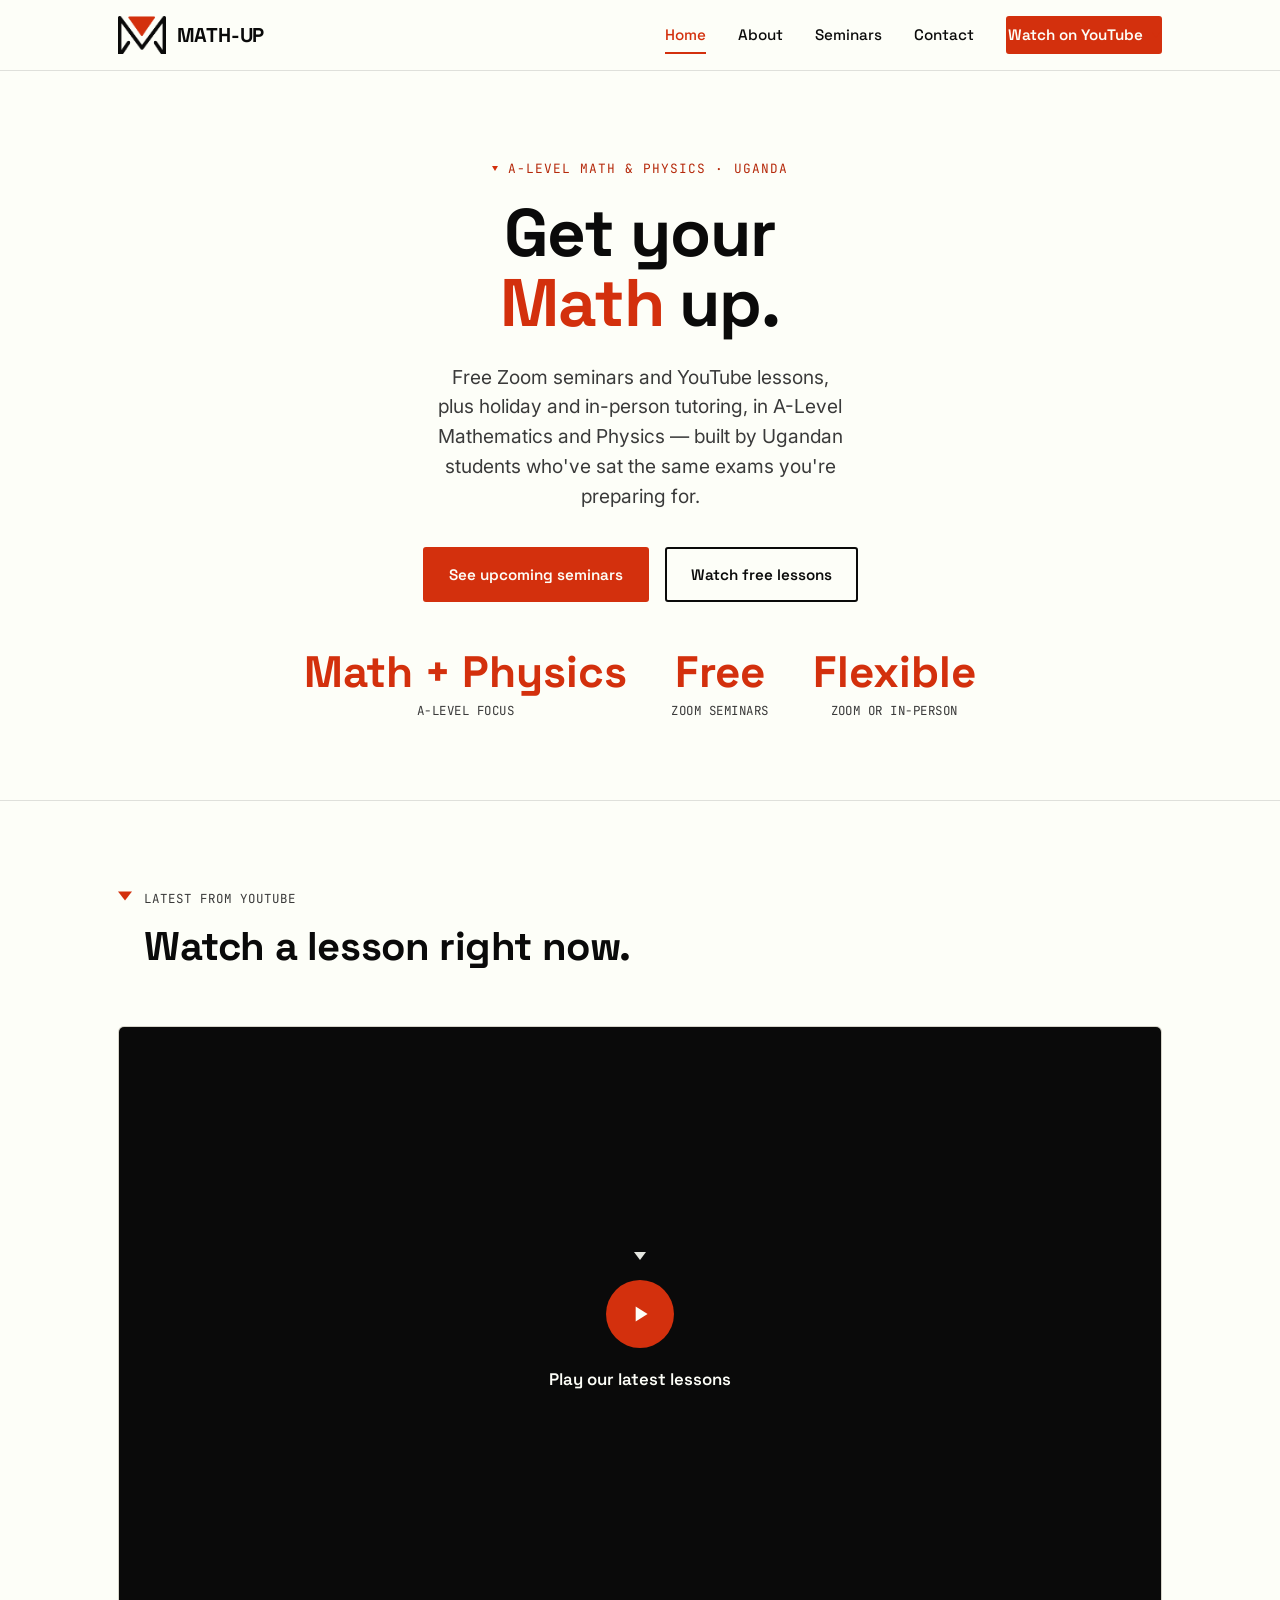
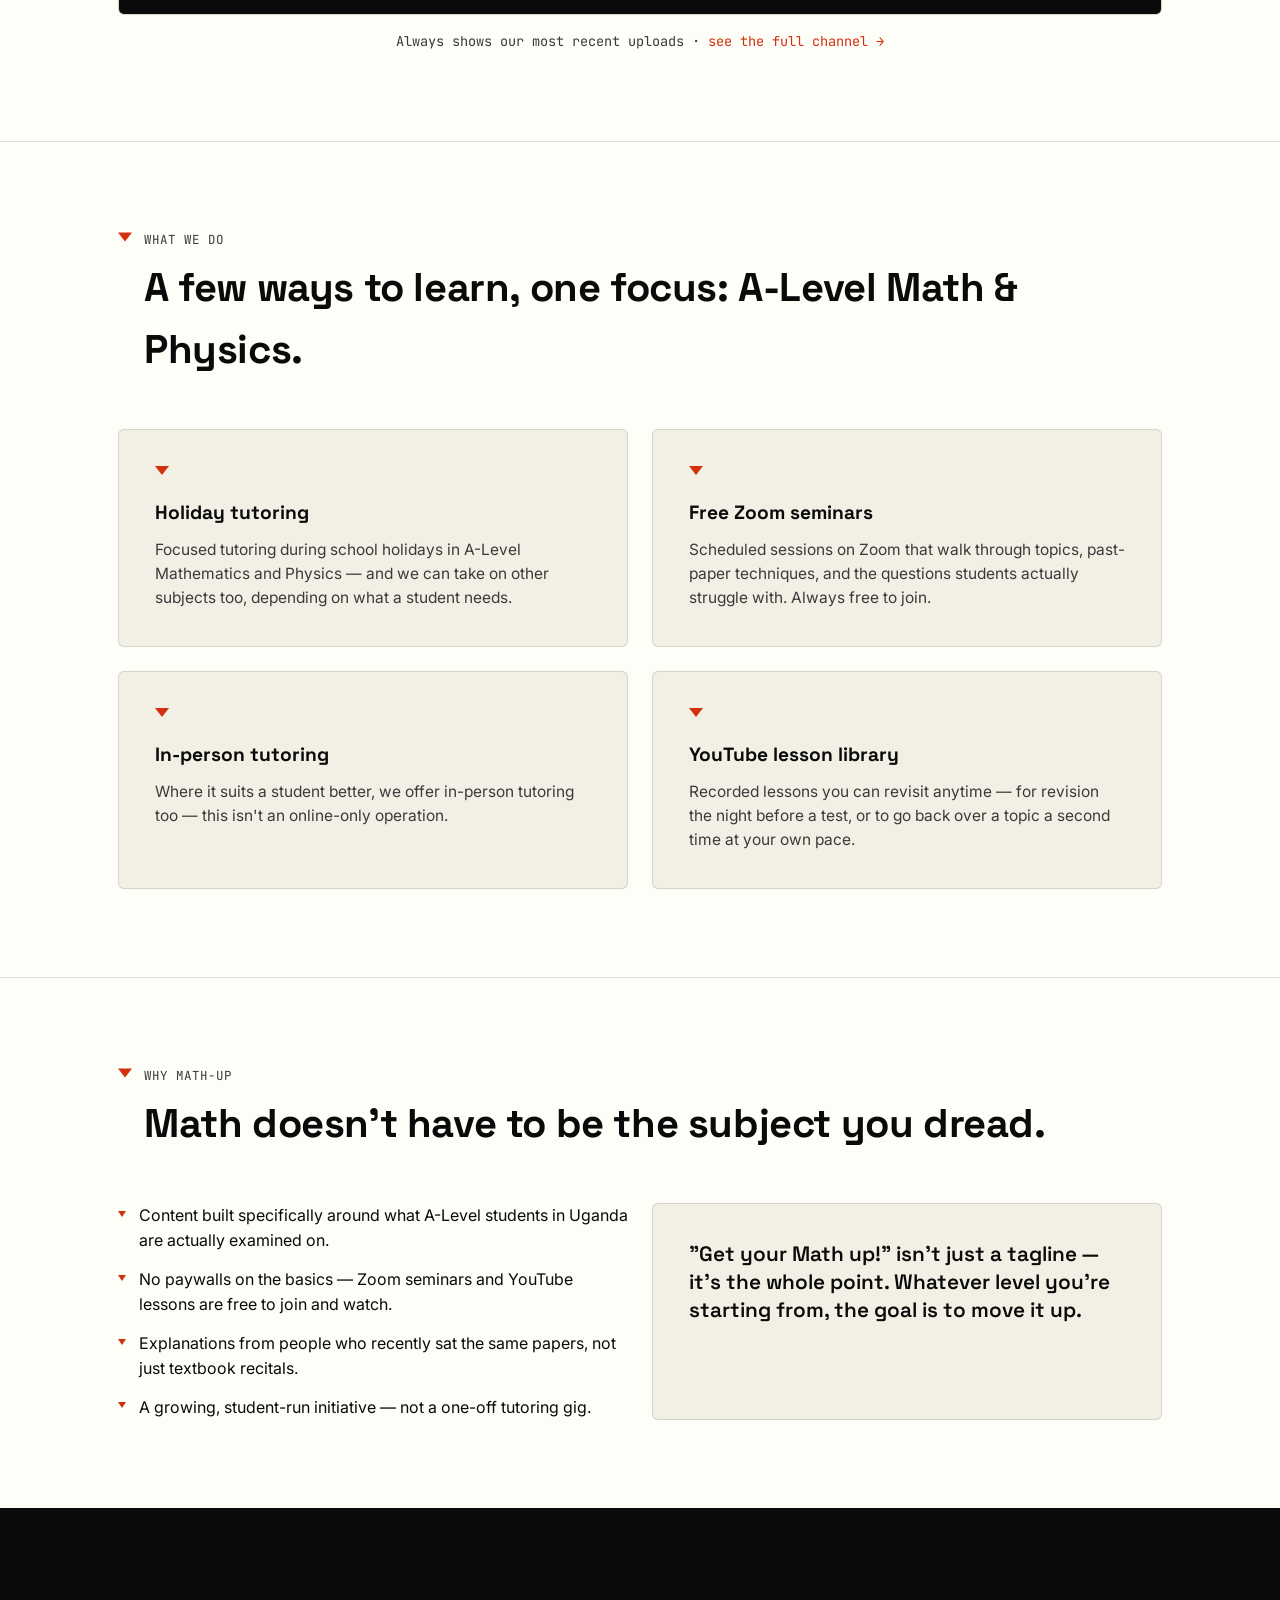
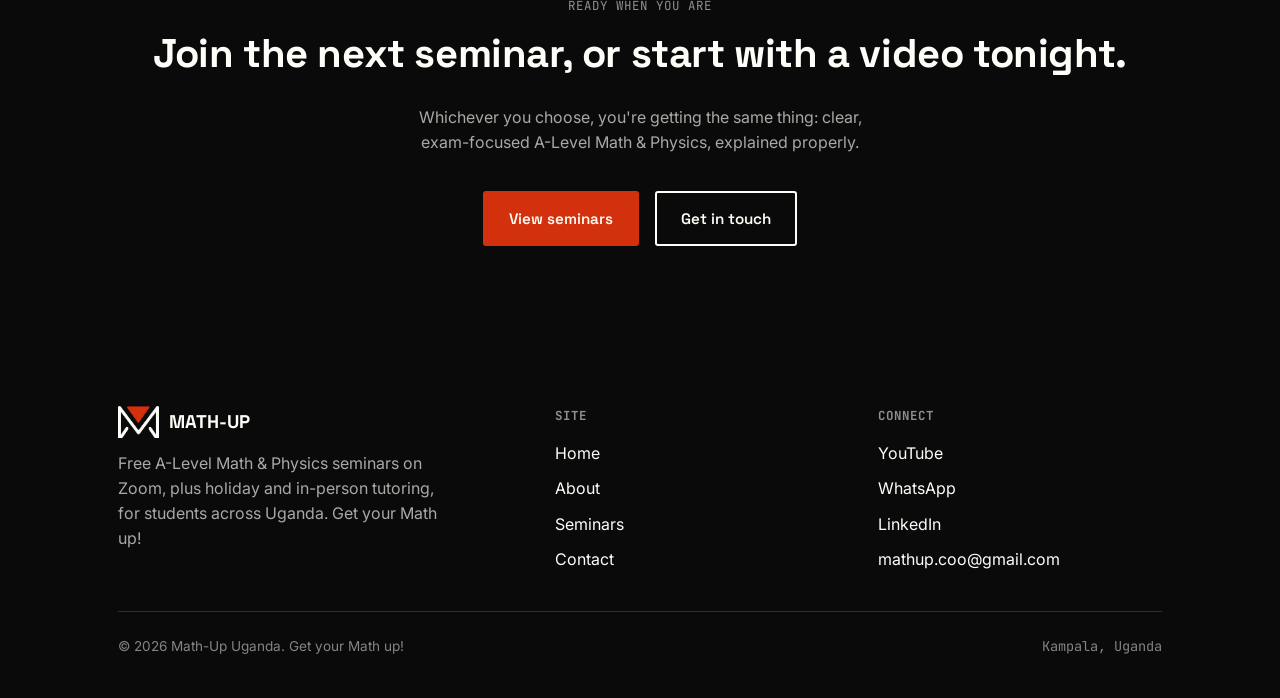
<file: index.html>
<!DOCTYPE html>
<html lang="en">
<head>
<meta charset="UTF-8">
<meta name="viewport" content="width=device-width, initial-scale=1.0">
<meta name="referrer" content="strict-origin-when-cross-origin">
<title>Math-Up Uganda — Get your Math up!</title>
<meta name="description" content="Math-Up Uganda offers free Zoom seminars and holiday tutoring in A-Level Mathematics and Physics, plus YouTube lessons, for students across Uganda.">
<link rel="icon" type="image/jpeg" href="assets/logo.jpeg">
<link rel="preconnect" href="https://fonts.googleapis.com">
<link rel="preconnect" href="https://fonts.gstatic.com" crossorigin>
<link href="https://fonts.googleapis.com/css2?family=Space+Grotesk:wght@500;600;700&family=Inter:wght@400;500;600&family=JetBrains+Mono:wght@400;500&display=swap" rel="stylesheet">
<link rel="stylesheet" href="styles.css">
</head>
<body>

<header class="site-header">
  <div class="wrap site-header__inner">
    <a href="index.html" class="brand">
      <img src="assets/mark-light.png" alt="Math-Up Uganda logo">
      <span>MATH-UP</span>
    </a>
    <button class="nav-toggle" aria-label="Open menu" aria-expanded="false">
      <span></span><span></span><span></span>
    </button>
    <nav class="nav">
      <a href="index.html" aria-current="page">Home</a>
      <a href="about.html">About</a>
      <a href="seminars.html">Seminars</a>
      <a href="contact.html">Contact</a>
      <a href="https://youtube.com/@math-up-ug?si=ETGRl-WPd6zsMFsB" target="_blank" rel="noopener" class="btn btn--primary">
        Watch on YouTube <span class="tri tri--small"></span>
      </a>
    </nav>
  </div>
  <div class="nav-backdrop"></div>
</header>

<main>

  <section class="hero">
    <div class="wrap hero-inner">
      <div class="eyebrow"><span class="tri tri--small"></span> A-LEVEL MATH &amp; PHYSICS &middot; UGANDA</div>
      <h1 class="h1">Get your<br><em>Math</em> up.</h1>
      <p class="lede">Free Zoom seminars and YouTube lessons, plus holiday and in-person tutoring, in A-Level Mathematics and Physics — built by Ugandan students who've sat the same exams you're preparing for.</p>
      <div class="hero-actions">
        <a href="seminars.html" class="btn btn--primary">See upcoming seminars</a>
        <a href="https://youtube.com/@math-up-ug?si=ETGRl-WPd6zsMFsB" target="_blank" rel="noopener" class="btn btn--ghost">Watch free lessons</a>
      </div>
      <div class="stat-row mt-lg">
        <div>
          <div class="stat-num">Math + Physics</div>
          <div class="stat-label">A-LEVEL FOCUS</div>
        </div>
        <div>
          <div class="stat-num">Free</div>
          <div class="stat-label">ZOOM SEMINARS</div>
        </div>
        <div>
          <div class="stat-num">Flexible</div>
          <div class="stat-label">ZOOM OR IN-PERSON</div>
        </div>
      </div>
    </div>
  </section>

  <section class="section-divider">
    <div class="wrap">
      <div class="section-head">
        <span class="tri"></span>
        <div>
          <span class="section-kicker">Latest from YouTube</span>
          <h2 class="h2">Watch a lesson right now.</h2>
        </div>
      </div>
      <div class="video-embed" id="video-embed">
        <button type="button" class="video-thumb" id="video-thumb" aria-label="Play latest Math-Up Uganda videos">
          <span class="video-thumb__mark">
            <span class="tri" style="border-top-color: var(--cream);"></span>
          </span>
          <span class="video-thumb__play">
            <svg viewBox="0 0 24 24" width="26" height="26" fill="currentColor"><path d="M8 5v14l11-7z"/></svg>
          </span>
          <span class="video-thumb__label">Play our latest lessons</span>
        </button>
      </div>
      <p class="center text-soft mono" style="font-size: 0.85rem; margin-top: 1rem;">
        Always shows our most recent uploads &middot; <a href="https://youtube.com/@math-up-ug?si=ETGRl-WPd6zsMFsB" target="_blank" rel="noopener" class="text-red">see the full channel &rarr;</a>
      </p>
    </div>
  </section>

  <script>
    // Click-to-load embed: we don't request youtube-nocookie.com until the
    // visitor actually clicks play. This avoids Error 153 on page load
    // (caused by missing/blocked referrers in many environments) and is
    // also lighter and more privacy-respecting, since no request to
    // YouTube happens until the visitor opts in.
    (function () {
      var thumb = document.getElementById('video-thumb');
      var container = document.getElementById('video-embed');

      thumb.addEventListener('click', function () {
        var iframe = document.createElement('iframe');
        iframe.src = 'https://www.youtube-nocookie.com/embed/videoseries?list=UUU_6KzQI5-oYAP6bk_rOh7Q&autoplay=1';
        iframe.title = 'Math-Up Uganda — latest videos';
        iframe.frameBorder = '0';
        iframe.referrerPolicy = 'strict-origin-when-cross-origin';
        iframe.allow = 'accelerometer; autoplay; clipboard-write; encrypted-media; gyroscope; picture-in-picture';
        iframe.allowFullscreen = true;
        container.innerHTML = '';
        container.appendChild(iframe);
      });
    })();
  </script>

  <section class="section-divider">
    <div class="wrap">
      <div class="section-head">
        <span class="tri"></span>
        <div>
          <span class="section-kicker">What we do</span>
          <h2 class="h2">A few ways to learn, one focus: A-Level Math &amp; Physics.</h2>
        </div>
      </div>
      <div class="grid grid--2">
        <div class="card">
          <span class="tri"></span>
          <h3>Holiday tutoring</h3>
          <p>Focused tutoring during school holidays in A-Level Mathematics and Physics — and we can take on other subjects too, depending on what a student needs.</p>
        </div>
        <div class="card">
          <span class="tri"></span>
          <h3>Free Zoom seminars</h3>
          <p>Scheduled sessions on Zoom that walk through topics, past-paper techniques, and the questions students actually struggle with. Always free to join.</p>
        </div>
        <div class="card">
          <span class="tri"></span>
          <h3>In-person tutoring</h3>
          <p>Where it suits a student better, we offer in-person tutoring too — this isn't an online-only operation.</p>
        </div>
        <div class="card">
          <span class="tri"></span>
          <h3>YouTube lesson library</h3>
          <p>Recorded lessons you can revisit anytime — for revision the night before a test, or to go back over a topic a second time at your own pace.</p>
        </div>
      </div>
    </div>
  </section>

  <section class="section-divider">
    <div class="wrap">
      <div class="section-head">
        <span class="tri"></span>
        <div>
          <span class="section-kicker">Why Math-Up</span>
          <h2 class="h2">Math doesn't have to be the subject you dread.</h2>
        </div>
      </div>
      <div class="grid grid--2">
        <div>
          <ul class="tri-list">
            <li><span class="tri tri--small"></span><span>Content built specifically around what A-Level students in Uganda are actually examined on.</span></li>
            <li><span class="tri tri--small"></span><span>No paywalls on the basics — Zoom seminars and YouTube lessons are free to join and watch.</span></li>
            <li><span class="tri tri--small"></span><span>Explanations from people who recently sat the same papers, not just textbook recitals.</span></li>
            <li><span class="tri tri--small"></span><span>A growing, student-run initiative — not a one-off tutoring gig.</span></li>
          </ul>
        </div>
        <div class="card">
          <p style="font-family: var(--display); font-size: 1.3rem; font-weight: 600; line-height: 1.35; color: var(--ink);">
            "Get your Math up!" isn't just a tagline — it's the whole point. Whatever level you're starting from, the goal is to move it up.
          </p>
        </div>
      </div>
    </div>
  </section>

  <section class="band-dark">
    <div class="wrap center">
      <span class="section-kicker" style="color: rgba(253,254,248,0.55);">Ready when you are</span>
      <h2 class="h2" style="margin-bottom: 1.25rem;">Join the next seminar, or start with a video tonight.</h2>
      <p class="ink-soft-on-dark" style="max-width: 46ch; margin: 0 auto 2rem;">Whichever you choose, you're getting the same thing: clear, exam-focused A-Level Math &amp; Physics, explained properly.</p>
      <div class="hero-actions" style="justify-content: center;">
        <a href="seminars.html" class="btn btn--primary">View seminars</a>
        <a href="contact.html" class="btn btn--on-dark">Get in touch</a>
      </div>
    </div>
  </section>

</main>

<footer class="footer band-dark">
  <div class="wrap">
    <div class="footer-grid">
      <div>
        <div class="footer-brand">
          <img src="assets/mark-dark.png" alt="Math-Up Uganda logo">
          <span>MATH-UP</span>
        </div>
        <p class="ink-soft-on-dark" style="max-width: 32ch;">Free A-Level Math &amp; Physics seminars on Zoom, plus holiday and in-person tutoring, for students across Uganda. Get your Math up!</p>
      </div>
      <div>
        <h4>Site</h4>
        <ul class="footer-links">
          <li><a href="index.html">Home</a></li>
          <li><a href="about.html">About</a></li>
          <li><a href="seminars.html">Seminars</a></li>
          <li><a href="contact.html">Contact</a></li>
        </ul>
      </div>
      <div>
        <h4>Connect</h4>
        <ul class="footer-links">
          <li><a href="https://youtube.com/@math-up-ug?si=ETGRl-WPd6zsMFsB" target="_blank" rel="noopener">YouTube</a></li>
          <li><a href="https://wa.me/256707101061" target="_blank" rel="noopener">WhatsApp</a></li>
          <li><a href="https://www.linkedin.com/company/math-upug/" target="_blank" rel="noopener">LinkedIn</a></li>
          <li><a href="mailto:mathup.coo@gmail.com">mathup.coo@gmail.com</a></li>
        </ul>
      </div>
    </div>
    <div class="footer-bottom">
      <span>&copy; 2026 Math-Up Uganda. Get your Math up!</span>
      <span class="mono">Kampala, Uganda</span>
    </div>
  </div>
</footer>

<script src="script.js"></script>
</body>
</html>
</file>
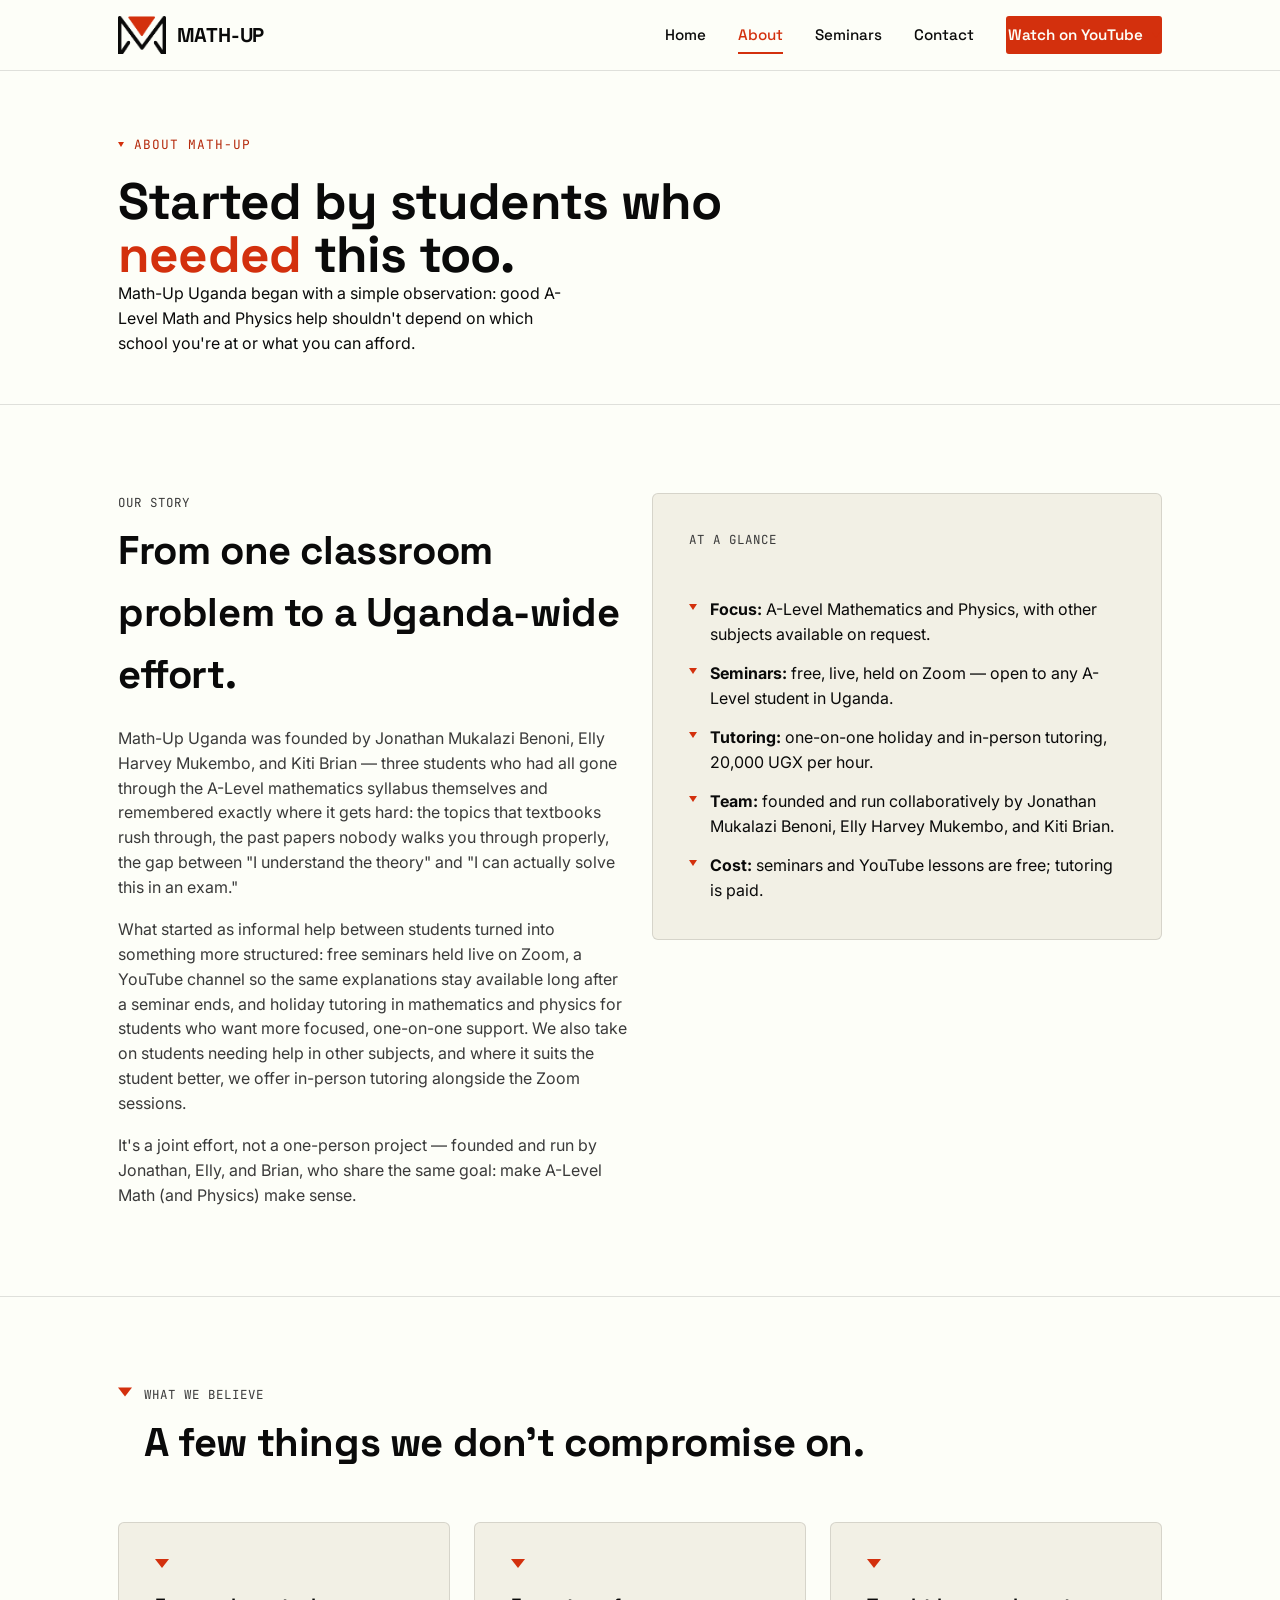
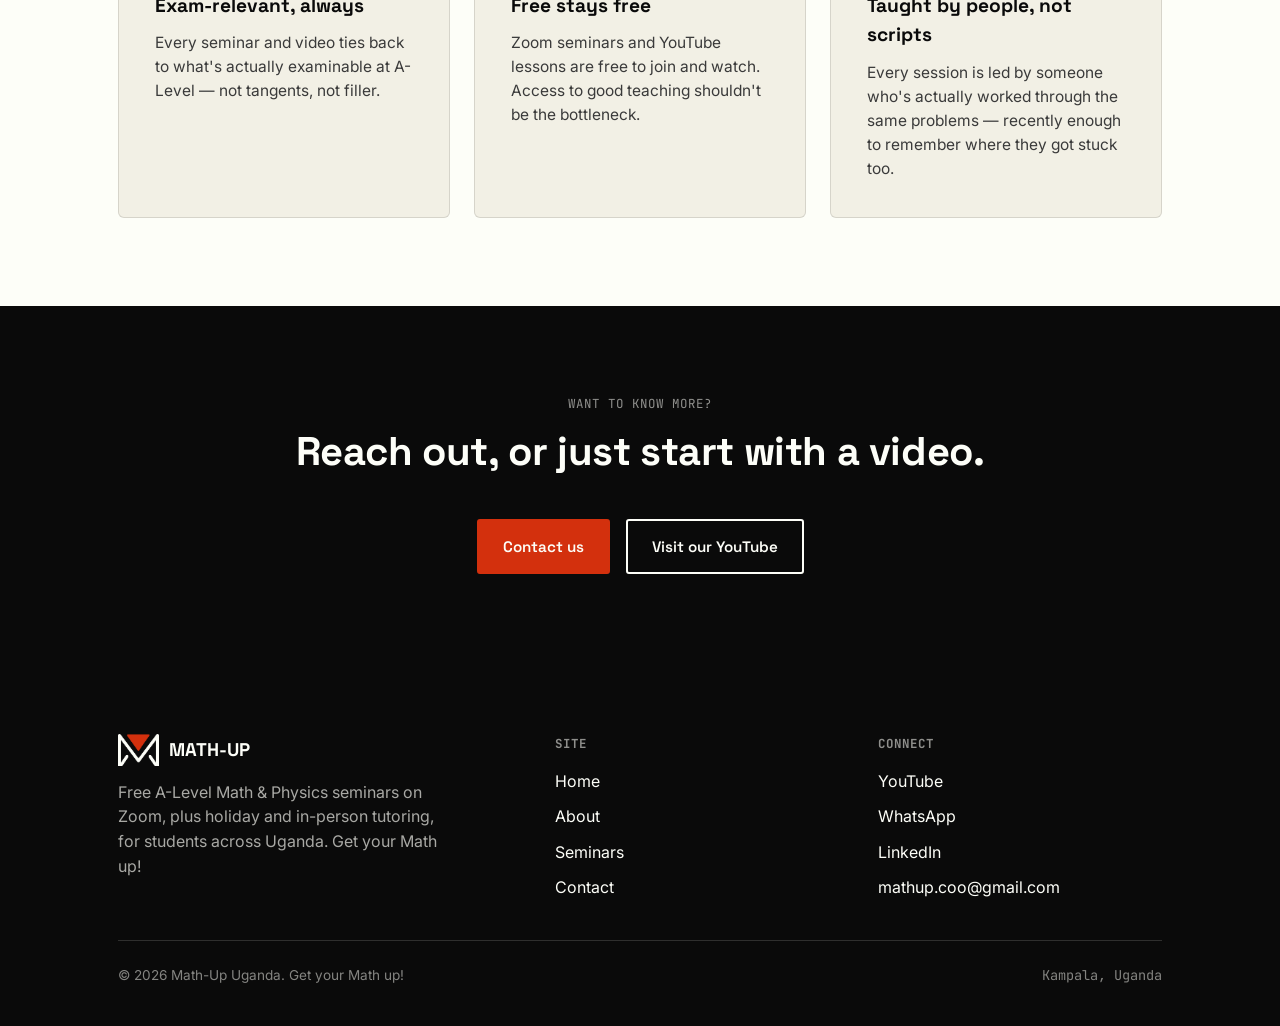
<file: about.html>
<!DOCTYPE html>
<html lang="en">
<head>
<meta charset="UTF-8">
<meta name="viewport" content="width=device-width, initial-scale=1.0">
<title>About — Math-Up Uganda</title>
<meta name="description" content="Math-Up Uganda is a student-founded initiative offering free A-Level Mathematics and Physics seminars on Zoom, YouTube content, and holiday/in-person tutoring for Ugandan students.">
<link rel="icon" type="image/jpeg" href="assets/logo.jpeg">
<link rel="preconnect" href="https://fonts.googleapis.com">
<link rel="preconnect" href="https://fonts.gstatic.com" crossorigin>
<link href="https://fonts.googleapis.com/css2?family=Space+Grotesk:wght@500;600;700&family=Inter:wght@400;500;600&family=JetBrains+Mono:wght@400;500&display=swap" rel="stylesheet">
<link rel="stylesheet" href="styles.css">
</head>
<body>

<header class="site-header">
  <div class="wrap site-header__inner">
    <a href="index.html" class="brand">
      <img src="assets/mark-light.png" alt="Math-Up Uganda logo">
      <span>MATH-UP</span>
    </a>
    <button class="nav-toggle" aria-label="Open menu" aria-expanded="false">
      <span></span><span></span><span></span>
    </button>
    <nav class="nav">
      <a href="index.html">Home</a>
      <a href="about.html" aria-current="page">About</a>
      <a href="seminars.html">Seminars</a>
      <a href="contact.html">Contact</a>
      <a href="https://youtube.com/@math-up-ug?si=ETGRl-WPd6zsMFsB" target="_blank" rel="noopener" class="btn btn--primary">
        Watch on YouTube <span class="tri tri--small"></span>
      </a>
    </nav>
  </div>
  <div class="nav-backdrop"></div>
</header>

<main>

  <section class="page-header">
    <div class="wrap">
      <div class="eyebrow"><span class="tri tri--small"></span> ABOUT MATH-UP</div>
      <h1 class="h1">Started by students who<br><em>needed</em> this too.</h1>
      <p class="lede" style="max-width: 46ch;">Math-Up Uganda began with a simple observation: good A-Level Math and Physics help shouldn't depend on which school you're at or what you can afford.</p>
    </div>
  </section>

  <section class="section-divider">
    <div class="wrap">
      <div class="grid grid--2" style="align-items: start;">
        <div>
          <span class="section-kicker">Our story</span>
          <h2 class="h2" style="margin-bottom: 1.25rem;">From one classroom problem to a Uganda-wide effort.</h2>
          <p class="text-soft" style="margin-bottom: 1.1rem;">Math-Up Uganda was founded by Jonathan Mukalazi Benoni, Elly Harvey Mukembo, and Kiti Brian — three students who had all gone through the A-Level mathematics syllabus themselves and remembered exactly where it gets hard: the topics that textbooks rush through, the past papers nobody walks you through properly, the gap between "I understand the theory" and "I can actually solve this in an exam."</p>
          <p class="text-soft" style="margin-bottom: 1.1rem;">What started as informal help between students turned into something more structured: free seminars held live on Zoom, a YouTube channel so the same explanations stay available long after a seminar ends, and holiday tutoring in mathematics and physics for students who want more focused, one-on-one support. We also take on students needing help in other subjects, and where it suits the student better, we offer in-person tutoring alongside the Zoom sessions.</p>
          <p class="text-soft">It's a joint effort, not a one-person project — founded and run by Jonathan, Elly, and Brian, who share the same goal: make A-Level Math (and Physics) make sense.</p>
        </div>
        <div class="card">
          <span class="section-kicker">At a glance</span>
          <ul class="tri-list mt-lg">
            <li><span class="tri tri--small"></span><span><strong>Focus:</strong> A-Level Mathematics and Physics, with other subjects available on request.</span></li>
            <li><span class="tri tri--small"></span><span><strong>Seminars:</strong> free, live, held on Zoom — open to any A-Level student in Uganda.</span></li>
            <li><span class="tri tri--small"></span><span><strong>Tutoring:</strong> one-on-one holiday and in-person tutoring, 20,000 UGX per hour.</span></li>
            <li><span class="tri tri--small"></span><span><strong>Team:</strong> founded and run collaboratively by Jonathan Mukalazi Benoni, Elly Harvey Mukembo, and Kiti Brian.</span></li>
            <li><span class="tri tri--small"></span><span><strong>Cost:</strong> seminars and YouTube lessons are free; tutoring is paid.</span></li>
          </ul>
        </div>
      </div>
    </div>
  </section>

  <section class="section-divider">
    <div class="wrap">
      <div class="section-head">
        <span class="tri"></span>
        <div>
          <span class="section-kicker">What we believe</span>
          <h2 class="h2">A few things we don't compromise on.</h2>
        </div>
      </div>
      <div class="grid grid--3">
        <div class="card">
          <span class="tri"></span>
          <h3>Exam-relevant, always</h3>
          <p>Every seminar and video ties back to what's actually examinable at A-Level — not tangents, not filler.</p>
        </div>
        <div class="card">
          <span class="tri"></span>
          <h3>Free stays free</h3>
          <p>Zoom seminars and YouTube lessons are free to join and watch. Access to good teaching shouldn't be the bottleneck.</p>
        </div>
        <div class="card">
          <span class="tri"></span>
          <h3>Taught by people, not scripts</h3>
          <p>Every session is led by someone who's actually worked through the same problems — recently enough to remember where they got stuck too.</p>
        </div>
      </div>
    </div>
  </section>

  <section class="band-dark">
    <div class="wrap center">
      <span class="section-kicker" style="color: rgba(253,254,248,0.55);">Want to know more?</span>
      <h2 class="h2" style="margin-bottom: 1.25rem;">Reach out, or just start with a video.</h2>
      <div class="hero-actions" style="justify-content: center;">
        <a href="contact.html" class="btn btn--primary">Contact us</a>
        <a href="https://youtube.com/@math-up-ug?si=ETGRl-WPd6zsMFsB" target="_blank" rel="noopener" class="btn btn--on-dark">Visit our YouTube</a>
      </div>
    </div>
  </section>

</main>

<footer class="footer band-dark">
  <div class="wrap">
    <div class="footer-grid">
      <div>
        <div class="footer-brand">
          <img src="assets/mark-dark.png" alt="Math-Up Uganda logo">
          <span>MATH-UP</span>
        </div>
        <p class="ink-soft-on-dark" style="max-width: 32ch;">Free A-Level Math &amp; Physics seminars on Zoom, plus holiday and in-person tutoring, for students across Uganda. Get your Math up!</p>
      </div>
      <div>
        <h4>Site</h4>
        <ul class="footer-links">
          <li><a href="index.html">Home</a></li>
          <li><a href="about.html">About</a></li>
          <li><a href="seminars.html">Seminars</a></li>
          <li><a href="contact.html">Contact</a></li>
        </ul>
      </div>
      <div>
        <h4>Connect</h4>
        <ul class="footer-links">
          <li><a href="https://youtube.com/@math-up-ug?si=ETGRl-WPd6zsMFsB" target="_blank" rel="noopener">YouTube</a></li>
          <li><a href="https://wa.me/256707101061" target="_blank" rel="noopener">WhatsApp</a></li>
          <li><a href="https://www.linkedin.com/company/math-upug/" target="_blank" rel="noopener">LinkedIn</a></li>
          <li><a href="mailto:mathup.coo@gmail.com">mathup.coo@gmail.com</a></li>
        </ul>
      </div>
    </div>
    <div class="footer-bottom">
      <span>&copy; 2026 Math-Up Uganda. Get your Math up!</span>
      <span class="mono">Kampala, Uganda</span>
    </div>
  </div>
</footer>

<script src="script.js"></script>
</body>
</html>
</file>
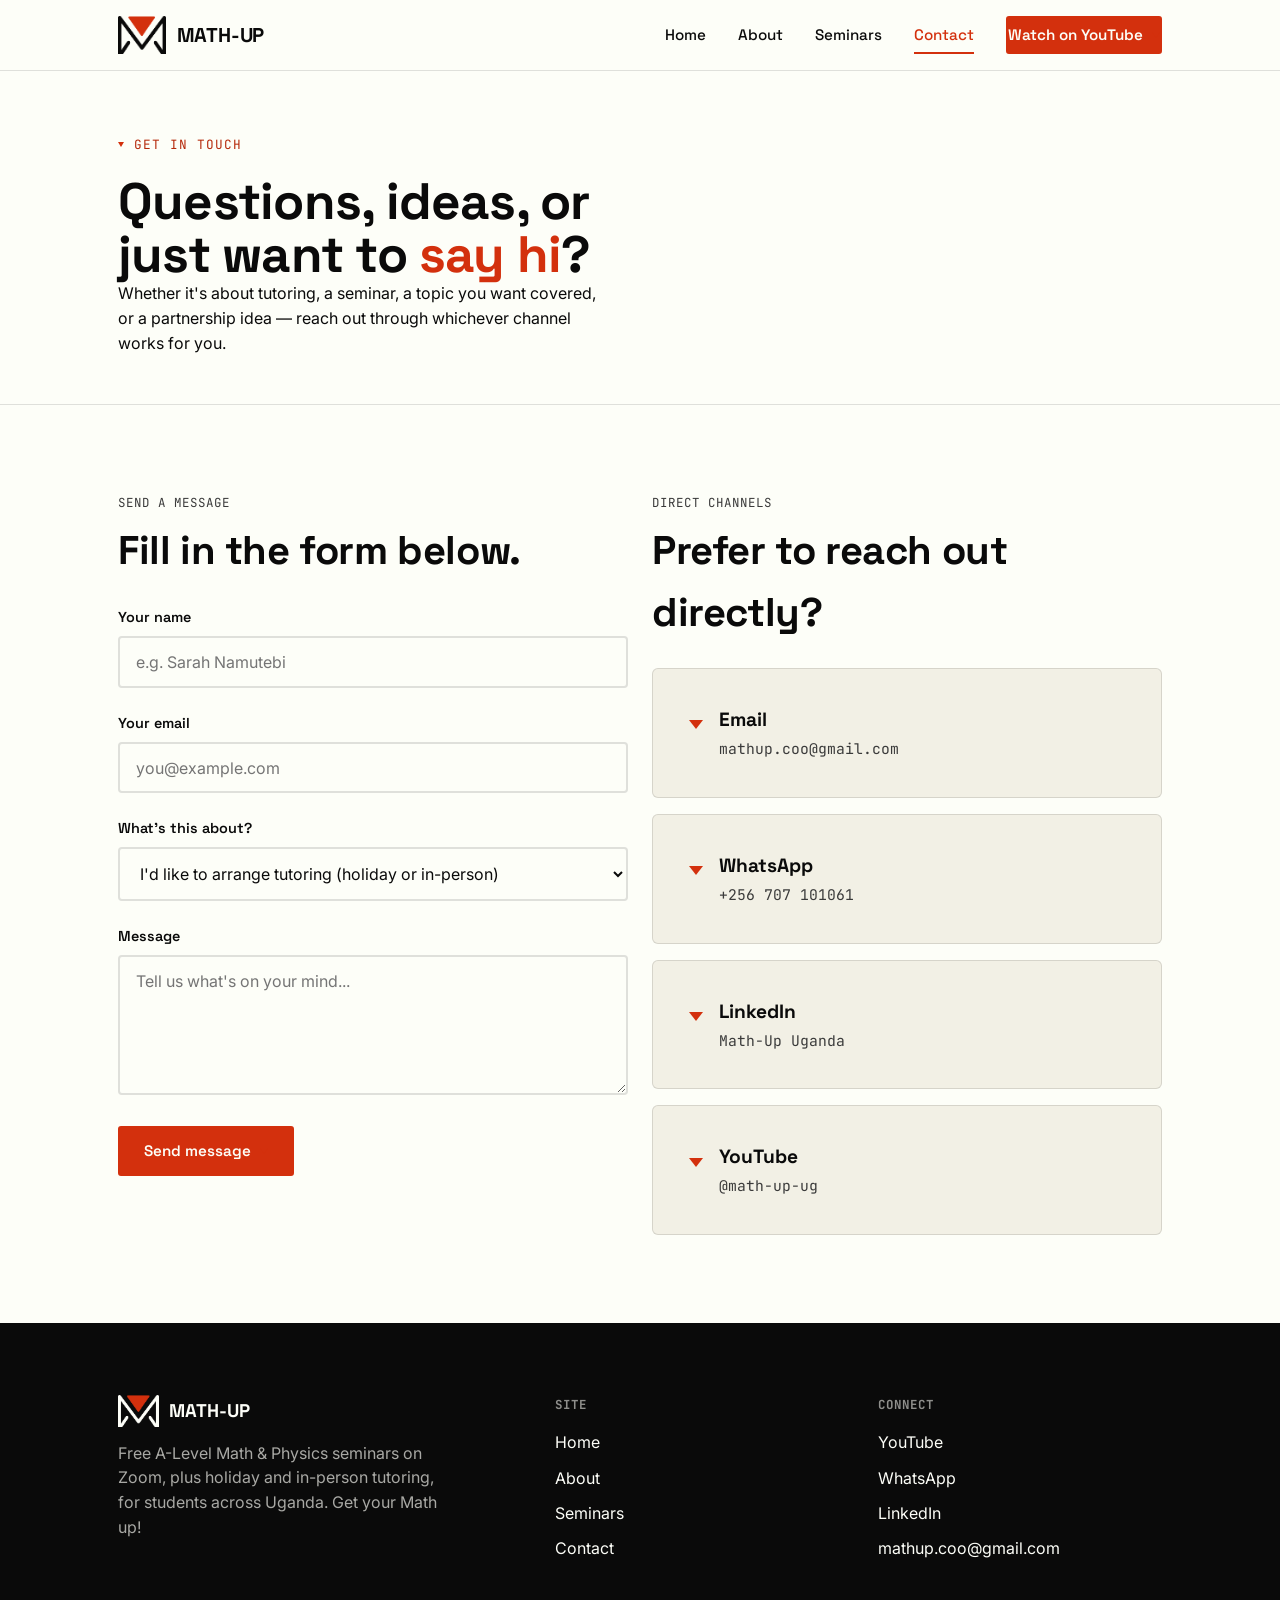
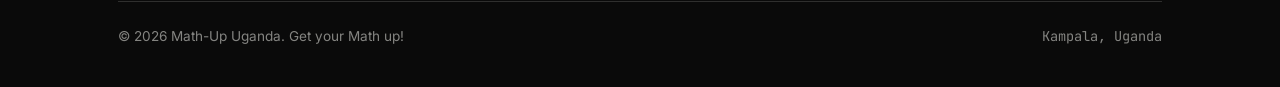
<file: contact.html>
<!DOCTYPE html>
<html lang="en">
<head>
<meta charset="UTF-8">
<meta name="viewport" content="width=device-width, initial-scale=1.0">
<title>Contact — Math-Up Uganda</title>
<meta name="description" content="Get in touch with Math-Up Uganda via email, WhatsApp, LinkedIn, or the contact form.">
<link rel="icon" type="image/jpeg" href="assets/logo.jpeg">
<link rel="preconnect" href="https://fonts.googleapis.com">
<link rel="preconnect" href="https://fonts.gstatic.com" crossorigin>
<link href="https://fonts.googleapis.com/css2?family=Space+Grotesk:wght@500;600;700&family=Inter:wght@400;500;600&family=JetBrains+Mono:wght@400;500&display=swap" rel="stylesheet">
<link rel="stylesheet" href="styles.css">
</head>
<body>

<header class="site-header">
  <div class="wrap site-header__inner">
    <a href="index.html" class="brand">
      <img src="assets/mark-light.png" alt="Math-Up Uganda logo">
      <span>MATH-UP</span>
    </a>
    <button class="nav-toggle" aria-label="Open menu" aria-expanded="false">
      <span></span><span></span><span></span>
    </button>
    <nav class="nav">
      <a href="index.html">Home</a>
      <a href="about.html">About</a>
      <a href="seminars.html">Seminars</a>
      <a href="contact.html" aria-current="page">Contact</a>
      <a href="https://youtube.com/@math-up-ug?si=ETGRl-WPd6zsMFsB" target="_blank" rel="noopener" class="btn btn--primary">
        Watch on YouTube <span class="tri tri--small"></span>
      </a>
    </nav>
  </div>
  <div class="nav-backdrop"></div>
</header>

<main>

  <section class="page-header">
    <div class="wrap">
      <div class="eyebrow"><span class="tri tri--small"></span> GET IN TOUCH</div>
      <h1 class="h1">Questions, ideas, or<br>just want to <em>say hi</em>?</h1>
      <p class="lede" style="max-width: 48ch;">Whether it's about tutoring, a seminar, a topic you want covered, or a partnership idea — reach out through whichever channel works for you.</p>
    </div>
  </section>

  <section class="section-divider">
    <div class="wrap">
      <div class="grid grid--2" style="align-items: start;">

        <div>
          <span class="section-kicker">Send a message</span>
          <h2 class="h2" style="margin-bottom: 1.5rem;">Fill in the form below.</h2>
          <form class="contact-form">
            <div class="field">
              <label for="name">Your name</label>
              <input type="text" id="name" name="name" required placeholder="e.g. Sarah Namutebi">
            </div>
            <div class="field">
              <label for="email">Your email</label>
              <input type="email" id="email" name="email" required placeholder="you@example.com">
            </div>
            <div class="field">
              <label for="topic">What's this about?</label>
              <select id="topic" name="topic">
                <option>I'd like to arrange tutoring (holiday or in-person)</option>
                <option>A question about a Zoom seminar</option>
                <option>A topic suggestion for YouTube</option>
                <option>Partnership or collaboration</option>
                <option>Something else</option>
              </select>
            </div>
            <div class="field">
              <label for="message">Message</label>
              <textarea id="message" name="message" required placeholder="Tell us what's on your mind..."></textarea>
            </div>
            <button type="submit" class="btn btn--primary">Send message <span class="tri tri--small"></span></button>
            <p class="form-status mono text-soft" style="display:none; margin-top: 1rem; font-size: 0.85rem;"></p>
          </form>
        </div>

        <div>
          <span class="section-kicker">Direct channels</span>
          <h2 class="h2" style="margin-bottom: 1.5rem;">Prefer to reach out directly?</h2>
          <div style="display:flex; flex-direction:column; gap:1rem;">
            <a href="mailto:mathup.coo@gmail.com" class="card" style="display:flex; align-items:center; gap:1rem;">
              <span class="tri"></span>
              <div>
                <h3 style="margin-bottom:0.2rem;">Email</h3>
                <p class="mono" style="font-size:0.92rem;">mathup.coo@gmail.com</p>
              </div>
            </a>
            <a href="https://wa.me/256707101061" target="_blank" rel="noopener" class="card" style="display:flex; align-items:center; gap:1rem;">
              <span class="tri"></span>
              <div>
                <h3 style="margin-bottom:0.2rem;">WhatsApp</h3>
                <p class="mono" style="font-size:0.92rem;">+256 707 101061</p>
              </div>
            </a>
            <a href="https://www.linkedin.com/company/math-upug/" target="_blank" rel="noopener" class="card" style="display:flex; align-items:center; gap:1rem;">
              <span class="tri"></span>
              <div>
                <h3 style="margin-bottom:0.2rem;">LinkedIn</h3>
                <p class="mono" style="font-size:0.92rem;">Math-Up Uganda</p>
              </div>
            </a>
            <a href="https://youtube.com/@math-up-ug?si=ETGRl-WPd6zsMFsB" target="_blank" rel="noopener" class="card" style="display:flex; align-items:center; gap:1rem;">
              <span class="tri"></span>
              <div>
                <h3 style="margin-bottom:0.2rem;">YouTube</h3>
                <p class="mono" style="font-size:0.92rem;">@math-up-ug</p>
              </div>
            </a>
          </div>
        </div>

      </div>
    </div>
  </section>

</main>

<footer class="footer band-dark">
  <div class="wrap">
    <div class="footer-grid">
      <div>
        <div class="footer-brand">
          <img src="assets/mark-dark.png" alt="Math-Up Uganda logo">
          <span>MATH-UP</span>
        </div>
        <p class="ink-soft-on-dark" style="max-width: 32ch;">Free A-Level Math &amp; Physics seminars on Zoom, plus holiday and in-person tutoring, for students across Uganda. Get your Math up!</p>
      </div>
      <div>
        <h4>Site</h4>
        <ul class="footer-links">
          <li><a href="index.html">Home</a></li>
          <li><a href="about.html">About</a></li>
          <li><a href="seminars.html">Seminars</a></li>
          <li><a href="contact.html">Contact</a></li>
        </ul>
      </div>
      <div>
        <h4>Connect</h4>
        <ul class="footer-links">
          <li><a href="https://youtube.com/@math-up-ug?si=ETGRl-WPd6zsMFsB" target="_blank" rel="noopener">YouTube</a></li>
          <li><a href="https://wa.me/256707101061" target="_blank" rel="noopener">WhatsApp</a></li>
          <li><a href="https://www.linkedin.com/company/math-upug/" target="_blank" rel="noopener">LinkedIn</a></li>
          <li><a href="mailto:mathup.coo@gmail.com">mathup.coo@gmail.com</a></li>
        </ul>
      </div>
    </div>
    <div class="footer-bottom">
      <span>&copy; 2026 Math-Up Uganda. Get your Math up!</span>
      <span class="mono">Kampala, Uganda</span>
    </div>
  </div>
</footer>

<script src="script.js"></script>
</body>
</html>
</file>
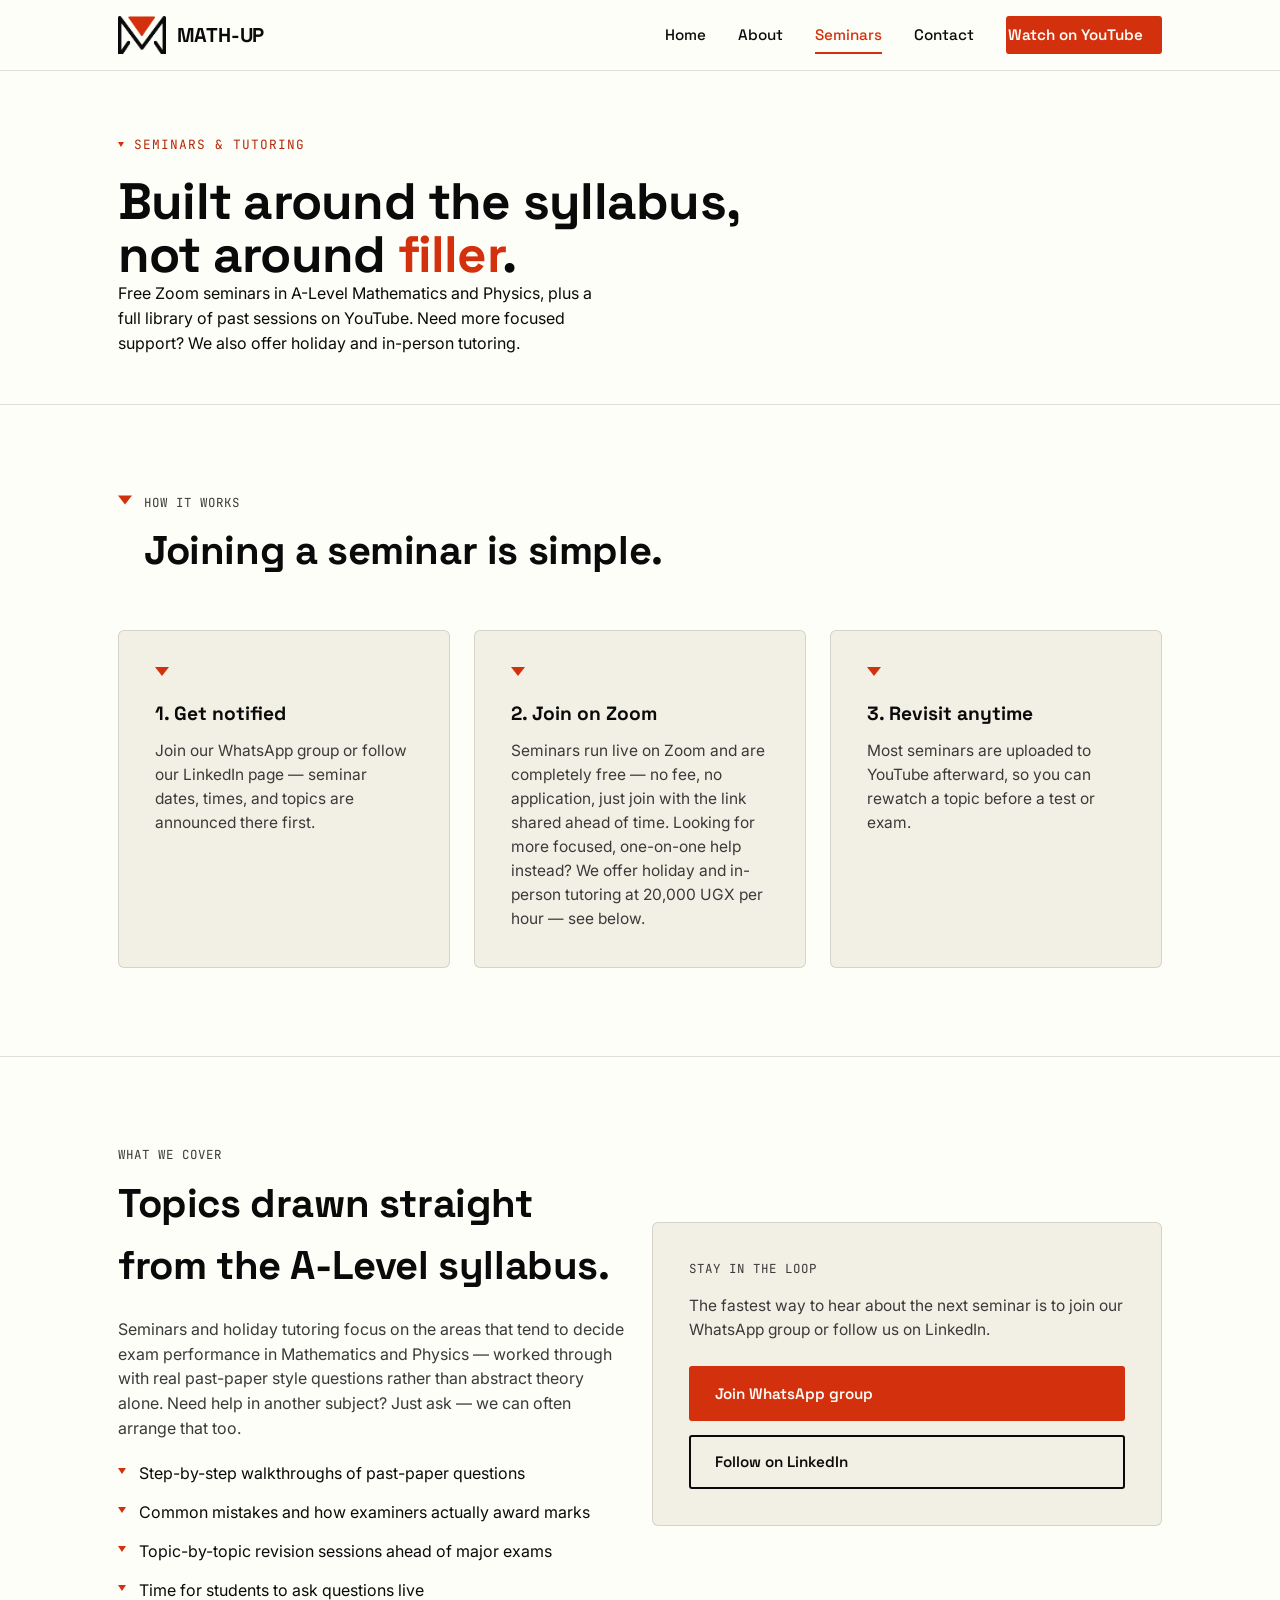
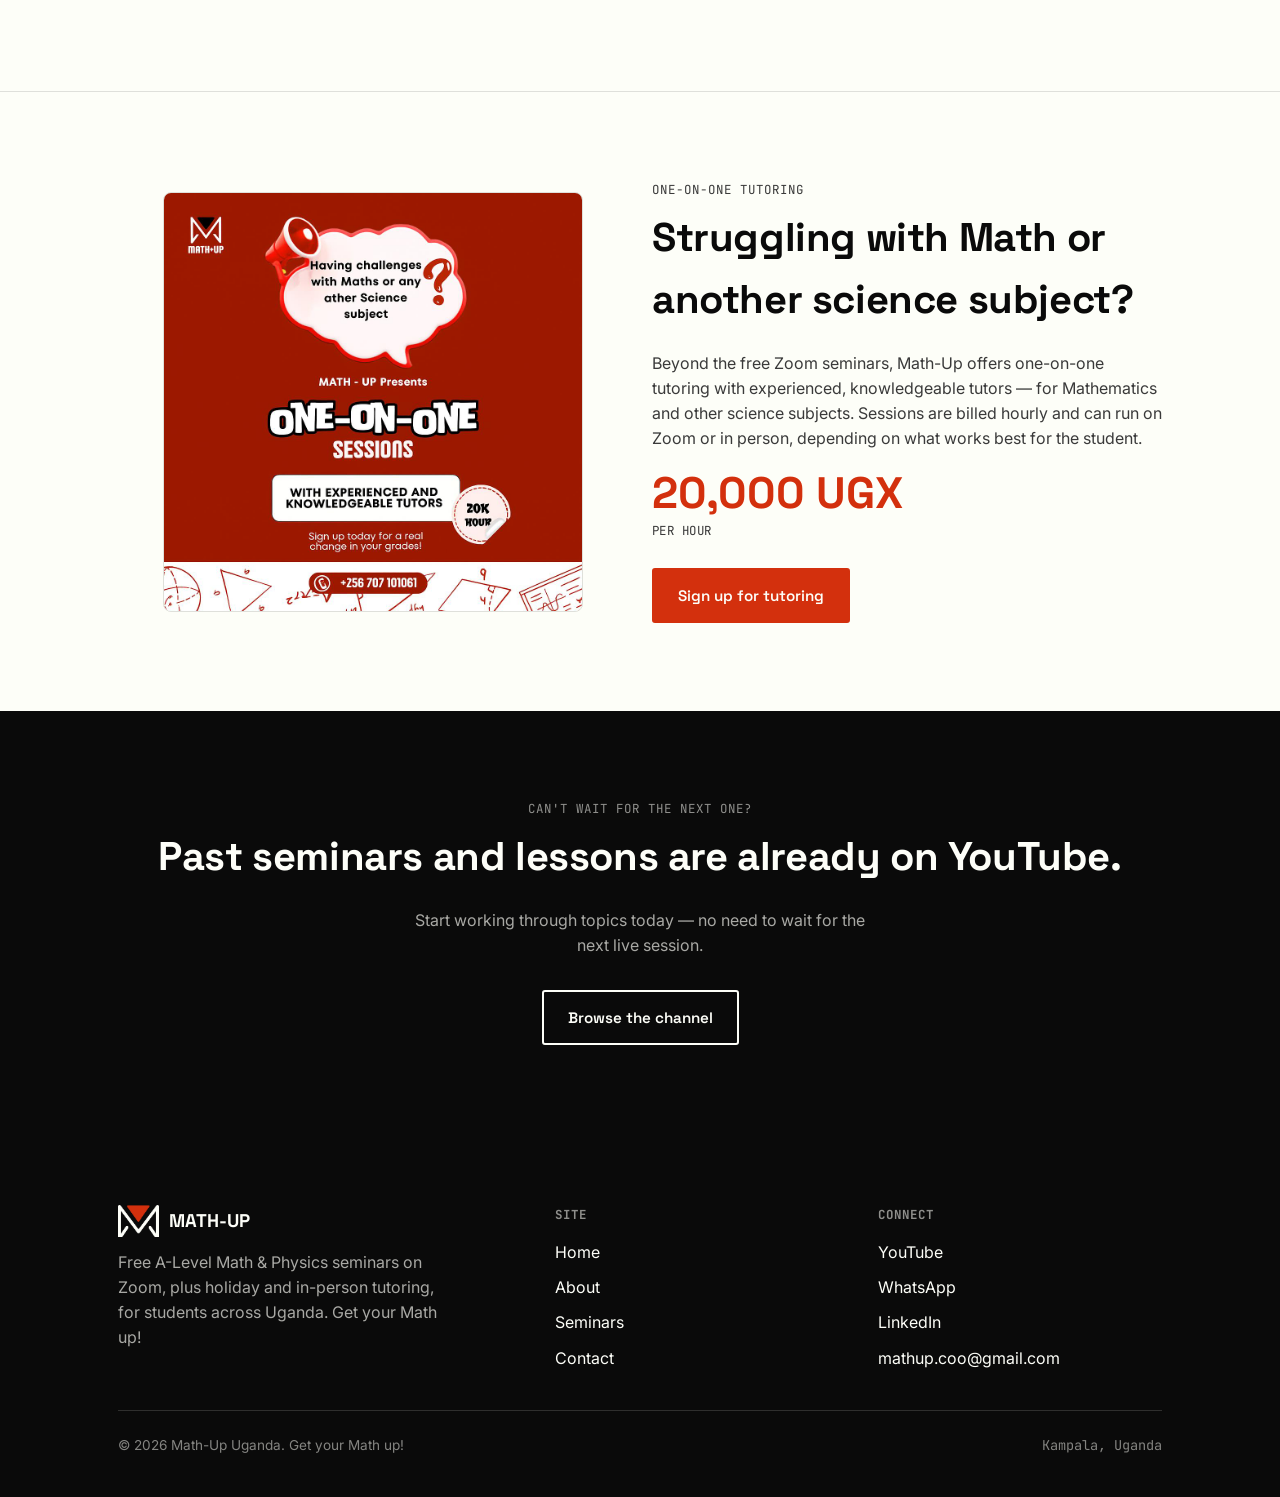
<file: seminars.html>
<!DOCTYPE html>
<html lang="en">
<head>
<meta charset="UTF-8">
<meta name="viewport" content="width=device-width, initial-scale=1.0">
<title>Seminars — Math-Up Uganda</title>
<meta name="description" content="Join free A-Level Mathematics and Physics seminars on Zoom from Math-Up Uganda, or arrange holiday or in-person tutoring.">
<link rel="icon" type="image/jpeg" href="assets/logo.jpeg">
<link rel="preconnect" href="https://fonts.googleapis.com">
<link rel="preconnect" href="https://fonts.gstatic.com" crossorigin>
<link href="https://fonts.googleapis.com/css2?family=Space+Grotesk:wght@500;600;700&family=Inter:wght@400;500;600&family=JetBrains+Mono:wght@400;500&display=swap" rel="stylesheet">
<link rel="stylesheet" href="styles.css">
</head>
<body>

<header class="site-header">
  <div class="wrap site-header__inner">
    <a href="index.html" class="brand">
      <img src="assets/mark-light.png" alt="Math-Up Uganda logo">
      <span>MATH-UP</span>
    </a>
    <button class="nav-toggle" aria-label="Open menu" aria-expanded="false">
      <span></span><span></span><span></span>
    </button>
    <nav class="nav">
      <a href="index.html">Home</a>
      <a href="about.html">About</a>
      <a href="seminars.html" aria-current="page">Seminars</a>
      <a href="contact.html">Contact</a>
      <a href="https://youtube.com/@math-up-ug?si=ETGRl-WPd6zsMFsB" target="_blank" rel="noopener" class="btn btn--primary">
        Watch on YouTube <span class="tri tri--small"></span>
      </a>
    </nav>
  </div>
  <div class="nav-backdrop"></div>
</header>

<main>

  <section class="page-header">
    <div class="wrap">
      <div class="eyebrow"><span class="tri tri--small"></span> SEMINARS &amp; TUTORING</div>
      <h1 class="h1">Built around the syllabus,<br>not around <em>filler</em>.</h1>
      <p class="lede" style="max-width: 50ch;">Free Zoom seminars in A-Level Mathematics and Physics, plus a full library of past sessions on YouTube. Need more focused support? We also offer holiday and in-person tutoring.</p>
    </div>
  </section>

  <section class="section-divider">
    <div class="wrap">
      <div class="section-head">
        <span class="tri"></span>
        <div>
          <span class="section-kicker">How it works</span>
          <h2 class="h2">Joining a seminar is simple.</h2>
        </div>
      </div>
      <div class="grid grid--3">
        <div class="card">
          <span class="tri"></span>
          <h3>1. Get notified</h3>
          <p>Join our WhatsApp group or follow our LinkedIn page — seminar dates, times, and topics are announced there first.</p>
        </div>
        <div class="card">
          <span class="tri"></span>
          <h3>2. Join on Zoom</h3>
          <p>Seminars run live on Zoom and are completely free — no fee, no application, just join with the link shared ahead of time. Looking for more focused, one-on-one help instead? We offer holiday and in-person tutoring at 20,000 UGX per hour — see below.</p>
        </div>
        <div class="card">
          <span class="tri"></span>
          <h3>3. Revisit anytime</h3>
          <p>Most seminars are uploaded to YouTube afterward, so you can rewatch a topic before a test or exam.</p>
        </div>
      </div>
    </div>
  </section>

  <section class="section-divider">
    <div class="wrap">
      <div class="grid grid--2" style="align-items: center;">
        <div>
          <span class="section-kicker">What we cover</span>
          <h2 class="h2" style="margin-bottom: 1.25rem;">Topics drawn straight from the A-Level syllabus.</h2>
          <p class="text-soft" style="margin-bottom: 1.25rem;">Seminars and holiday tutoring focus on the areas that tend to decide exam performance in Mathematics and Physics — worked through with real past-paper style questions rather than abstract theory alone. Need help in another subject? Just ask — we can often arrange that too.</p>
          <ul class="tri-list">
            <li><span class="tri tri--small"></span><span>Step-by-step walkthroughs of past-paper questions</span></li>
            <li><span class="tri tri--small"></span><span>Common mistakes and how examiners actually award marks</span></li>
            <li><span class="tri tri--small"></span><span>Topic-by-topic revision sessions ahead of major exams</span></li>
            <li><span class="tri tri--small"></span><span>Time for students to ask questions live</span></li>
          </ul>
        </div>
        <div class="card">
          <span class="section-kicker">Stay in the loop</span>
          <p class="text-soft" style="margin: 1rem 0 1.5rem;">The fastest way to hear about the next seminar is to join our WhatsApp group or follow us on LinkedIn.</p>
          <div style="display:flex; flex-direction:column; gap:0.85rem;">
            <a href="https://wa.me/256707101061" target="_blank" rel="noopener" class="btn btn--primary">Join WhatsApp group</a>
            <a href="https://www.linkedin.com/company/math-upug/" target="_blank" rel="noopener" class="btn btn--ghost">Follow on LinkedIn</a>
          </div>
        </div>
      </div>
    </div>
  </section>

  <section class="section-divider">
    <div class="wrap">
      <div class="grid grid--2" style="align-items: center;">
        <div class="tutoring-flier">
          <img src="assets/tutoring-flier.jpg" alt="Math-Up one-on-one tutoring flier: 20,000 UGX per hour, with experienced and knowledgeable tutors">
        </div>
        <div>
          <span class="section-kicker">One-on-one tutoring</span>
          <h2 class="h2" style="margin-bottom: 1.25rem;">Struggling with Math or another science subject?</h2>
          <p class="text-soft" style="margin-bottom: 1.25rem;">Beyond the free Zoom seminars, Math-Up offers one-on-one tutoring with experienced, knowledgeable tutors — for Mathematics and other science subjects. Sessions are billed hourly and can run on Zoom or in person, depending on what works best for the student.</p>
          <div class="stat-row" style="margin-bottom: 1.75rem;">
            <div>
              <div class="stat-num">20,000 UGX</div>
              <div class="stat-label">PER HOUR</div>
            </div>
          </div>
          <a href="contact.html" class="btn btn--primary">Sign up for tutoring</a>
        </div>
      </div>
    </div>
  </section>

  <section class="band-dark">
    <div class="wrap center">
      <span class="section-kicker" style="color: rgba(253,254,248,0.55);">Can't wait for the next one?</span>
      <h2 class="h2" style="margin-bottom: 1.25rem;">Past seminars and lessons are already on YouTube.</h2>
      <p class="ink-soft-on-dark" style="max-width: 46ch; margin: 0 auto 2rem;">Start working through topics today — no need to wait for the next live session.</p>
      <a href="https://youtube.com/@math-up-ug?si=ETGRl-WPd6zsMFsB" target="_blank" rel="noopener" class="btn btn--on-dark">Browse the channel</a>
    </div>
  </section>

</main>

<footer class="footer band-dark">
  <div class="wrap">
    <div class="footer-grid">
      <div>
        <div class="footer-brand">
          <img src="assets/mark-dark.png" alt="Math-Up Uganda logo">
          <span>MATH-UP</span>
        </div>
        <p class="ink-soft-on-dark" style="max-width: 32ch;">Free A-Level Math &amp; Physics seminars on Zoom, plus holiday and in-person tutoring, for students across Uganda. Get your Math up!</p>
      </div>
      <div>
        <h4>Site</h4>
        <ul class="footer-links">
          <li><a href="index.html">Home</a></li>
          <li><a href="about.html">About</a></li>
          <li><a href="seminars.html">Seminars</a></li>
          <li><a href="contact.html">Contact</a></li>
        </ul>
      </div>
      <div>
        <h4>Connect</h4>
        <ul class="footer-links">
          <li><a href="https://youtube.com/@math-up-ug?si=ETGRl-WPd6zsMFsB" target="_blank" rel="noopener">YouTube</a></li>
          <li><a href="https://wa.me/256707101061" target="_blank" rel="noopener">WhatsApp</a></li>
          <li><a href="https://www.linkedin.com/company/math-upug/" target="_blank" rel="noopener">LinkedIn</a></li>
          <li><a href="mailto:mathup.coo@gmail.com">mathup.coo@gmail.com</a></li>
        </ul>
      </div>
    </div>
    <div class="footer-bottom">
      <span>&copy; 2026 Math-Up Uganda. Get your Math up!</span>
      <span class="mono">Kampala, Uganda</span>
    </div>
  </div>
</footer>

<script src="script.js"></script>
</body>
</html>
</file>
<file: styles.css>
/* ============================================
   MATH-UP — Design tokens
   Palette extracted directly from the logo file.
   ============================================ */

:root {
  --cream: #FDFEF8;
  --cream-dim: #F2F0E5;
  --ink: #0A0A0A;
  --ink-soft: #3A3A3A;
  --red: #D3300D;
  --red-soft: #B5290B;
  --line: rgba(10, 10, 10, 0.12);

  --display: 'Space Grotesk', 'Arial Narrow', sans-serif;
  --body: 'Inter', -apple-system, BlinkMacSystemFont, sans-serif;
  --mono: 'JetBrains Mono', 'Courier New', monospace;

  --max-w: 1140px;
  --pad: clamp(1.25rem, 4vw, 3rem);
}

* { margin: 0; padding: 0; box-sizing: border-box; }

html { scroll-behavior: smooth; }

@media (prefers-reduced-motion: reduce) {
  html { scroll-behavior: auto; }
  * { animation-duration: 0.01ms !important; animation-iteration-count: 1 !important; transition-duration: 0.01ms !important; }
}

body {
  background: var(--cream);
  color: var(--ink);
  font-family: var(--body);
  line-height: 1.55;
  -webkit-font-smoothing: antialiased;
  overflow-x: hidden;
}

a { color: inherit; text-decoration: none; }

img { max-width: 100%; display: block; }

::selection { background: var(--red); color: var(--cream); }

:focus-visible {
  outline: 3px solid var(--red);
  outline-offset: 3px;
  border-radius: 2px;
}

/* ============================================
   Triangle motif — the signature element.
   Reused everywhere a "delta / forward" marker
   is needed, instead of generic bullets/numbers.
   ============================================ */

.tri {
  display: inline-block;
  width: 0;
  height: 0;
  border-left: 0.45em solid transparent;
  border-right: 0.45em solid transparent;
  border-top: 0.62em solid var(--red);
  flex-shrink: 0;
}

.tri--up {
  transform: rotate(180deg);
}

.tri--small {
  border-left-width: 0.3em;
  border-right-width: 0.3em;
  border-top-width: 0.42em;
}

/* ============================================
   Layout shell
   ============================================ */

.wrap {
  max-width: var(--max-w);
  margin: 0 auto;
  padding-left: var(--pad);
  padding-right: var(--pad);
}

/* ============================================
   Header / nav
   ============================================ */

.site-header {
  position: sticky;
  top: 0;
  z-index: 100;
  background: var(--cream);
  border-bottom: 1px solid var(--line);
}

.site-header__inner {
  display: flex;
  align-items: center;
  justify-content: space-between;
  padding-top: 1rem;
  padding-bottom: 1rem;
  gap: 1.5rem;
}

.brand {
  display: flex;
  align-items: center;
  gap: 0.65rem;
  font-family: var(--display);
  font-weight: 700;
  font-size: 1.25rem;
  letter-spacing: -0.01em;
  white-space: nowrap;
}

.brand img {
  height: 38px;
  width: auto;
}

.nav {
  display: flex;
  align-items: center;
  gap: clamp(1rem, 2.5vw, 2.25rem);
  font-family: var(--display);
  font-weight: 500;
  font-size: 0.95rem;
}

.nav a {
  position: relative;
  padding: 0.3rem 0;
  transition: color 0.15s ease;
}

.nav a::after {
  content: '';
  position: absolute;
  left: 0;
  bottom: -2px;
  width: 0;
  height: 2px;
  background: var(--red);
  transition: width 0.2s ease;
}

.nav a:hover::after,
.nav a[aria-current="page"]::after {
  width: 100%;
}

.nav a[aria-current="page"] {
  color: var(--red);
}

.nav-toggle {
  display: none;
  flex-direction: column;
  gap: 5px;
  background: none;
  border: none;
  cursor: pointer;
  padding: 0.5rem;
}

.nav-toggle span {
  width: 24px;
  height: 2px;
  background: var(--ink);
}

@media (max-width: 720px) {
  .nav {
    position: fixed;
    top: 0;
    right: 0;
    height: 100vh;
    width: min(78vw, 320px);
    background: var(--cream);
    flex-direction: column;
    align-items: flex-start;
    justify-content: center;
    padding: 2rem var(--pad);
    gap: 1.75rem;
    font-size: 1.25rem;
    transform: translateX(100%);
    transition: transform 0.3s ease;
    border-left: 1px solid var(--line);
  }
  .nav.is-open { transform: translateX(0); }
  .nav-toggle { display: flex; }
  .nav-backdrop {
    position: fixed;
    inset: 0;
    background: rgba(10,10,10,0.35);
    opacity: 0;
    pointer-events: none;
    transition: opacity 0.3s ease;
    z-index: 90;
  }
  .nav-backdrop.is-open { opacity: 1; pointer-events: auto; }
}

/* ============================================
   Buttons
   ============================================ */

.btn {
  display: inline-flex;
  align-items: center;
  gap: 0.55rem;
  font-family: var(--display);
  font-weight: 600;
  font-size: 0.95rem;
  padding: 0.85rem 1.5rem;
  border-radius: 3px;
  border: 2px solid var(--ink);
  background: transparent;
  color: var(--ink);
  cursor: pointer;
  transition: transform 0.15s ease, background 0.15s ease, color 0.15s ease, border-color 0.15s ease;
  white-space: nowrap;
}

.btn:hover {
  transform: translateY(-2px);
}

.btn--primary {
  background: var(--red);
  border-color: var(--red);
  color: var(--cream);
}

.btn--primary:hover {
  background: var(--red-soft);
  border-color: var(--red-soft);
}

.btn--ghost:hover {
  background: var(--ink);
  color: var(--cream);
}

.btn--on-dark {
  border-color: var(--cream);
  color: var(--cream);
}

.btn--on-dark:hover {
  background: var(--cream);
  color: var(--ink);
}

/* ============================================
   Hero
   ============================================ */

.hero {
  padding-top: clamp(3rem, 7vw, 5.5rem);
  padding-bottom: clamp(3rem, 8vw, 5rem);
  display: block;
  text-align: center;
}

.hero-inner {
  max-width: 860px;
  margin: 0 auto;
}

.hero .eyebrow {
  justify-content: center;
}

.hero .lede {
  max-width: 50ch;
  margin-left: auto;
  margin-right: auto;
}

.hero-actions {
  justify-content: center;
}

.hero .stat-row {
  justify-content: center;
  gap: clamp(1.5rem, 4vw, 2.75rem);
}

.hero .stat-row > div {
  text-align: center;
}

.eyebrow {
  display: flex;
  align-items: center;
  gap: 0.6rem;
  font-family: var(--mono);
  font-size: 0.8rem;
  letter-spacing: 0.08em;
  text-transform: uppercase;
  color: var(--red-soft);
  margin-bottom: 1.25rem;
}

.h1 {
  font-family: var(--display);
  font-weight: 700;
  font-size: clamp(2.4rem, 6vw, 4.2rem);
  line-height: 1.04;
  letter-spacing: -0.015em;
}

.h1 em {
  font-style: normal;
  color: var(--red);
}

.hero p.lede {
  margin-top: 1.5rem;
  font-size: clamp(1.05rem, 1.5vw, 1.25rem);
  color: var(--ink-soft);
  max-width: 34ch;
}

.hero-actions {
  display: flex;
  flex-wrap: wrap;
  gap: 1rem;
  margin-top: 2.25rem;
}

/* ============================================
   Section scaffolding
   ============================================ */

section {
  padding-top: clamp(3rem, 7vw, 5.5rem);
  padding-bottom: clamp(3rem, 7vw, 5.5rem);
}

.section-divider {
  border-top: 1px solid var(--line);
}

.section-head {
  display: flex;
  align-items: baseline;
  gap: 0.75rem;
  margin-bottom: clamp(2rem, 4vw, 3rem);
}

.section-head .tri {
  transform: translateY(-0.15em);
}

.h2 {
  font-family: var(--display);
  font-weight: 700;
  font-size: clamp(1.75rem, 3.5vw, 2.5rem);
  letter-spacing: -0.01em;
}

.section-kicker {
  font-family: var(--mono);
  font-size: 0.78rem;
  letter-spacing: 0.08em;
  text-transform: uppercase;
  color: var(--ink-soft);
  margin-bottom: 0.5rem;
  display: block;
}

/* ============================================
   Cards / grids
   ============================================ */

.grid {
  display: grid;
  gap: 1.5rem;
}

.grid--3 { grid-template-columns: repeat(3, 1fr); }
.grid--2 { grid-template-columns: repeat(2, 1fr); }

@media (max-width: 860px) {
  .grid--3, .grid--2 { grid-template-columns: 1fr; }
}

.card {
  background: var(--cream-dim);
  border: 1px solid var(--line);
  border-radius: 6px;
  padding: clamp(1.5rem, 3vw, 2.25rem);
  transition: transform 0.2s ease, border-color 0.2s ease;
}

.card:hover {
  transform: translateY(-3px);
  border-color: var(--red);
}

.card .tri {
  margin-bottom: 1rem;
}

.card h3 {
  font-family: var(--display);
  font-size: 1.2rem;
  font-weight: 700;
  margin-bottom: 0.65rem;
}

.card p {
  color: var(--ink-soft);
  font-size: 0.97rem;
}

/* ============================================
   Dark band (CTA strips, footer)
   ============================================ */

.band-dark {
  background: var(--ink);
  color: var(--cream);
}

.band-dark .ink-soft-on-dark {
  color: rgba(253, 254, 248, 0.65);
}

/* ============================================
   List with triangle markers
   ============================================ */

.tri-list {
  list-style: none;
  display: flex;
  flex-direction: column;
  gap: 0.9rem;
}

.tri-list li {
  display: flex;
  align-items: flex-start;
  gap: 0.8rem;
}

.tri-list .tri {
  margin-top: 0.45em;
}

/* ============================================
   Footer
   ============================================ */

.footer {
  padding-top: clamp(3rem, 6vw, 4.5rem);
  padding-bottom: 2.5rem;
}

.footer-grid {
  display: grid;
  grid-template-columns: 1.4fr 1fr 1fr;
  gap: 2.5rem;
  padding-bottom: 2.5rem;
}

@media (max-width: 720px) {
  .footer-grid { grid-template-columns: 1fr; gap: 2rem; }
}

.footer-brand {
  display: flex;
  align-items: center;
  gap: 0.65rem;
  font-family: var(--display);
  font-weight: 700;
  font-size: 1.15rem;
  margin-bottom: 0.85rem;
}

.footer-brand img { height: 32px; }

.footer h4 {
  font-family: var(--mono);
  font-size: 0.78rem;
  letter-spacing: 0.08em;
  text-transform: uppercase;
  margin-bottom: 1rem;
  color: rgba(253, 254, 248, 0.55);
}

.footer-links {
  list-style: none;
  display: flex;
  flex-direction: column;
  gap: 0.65rem;
}

.footer-links a {
  transition: color 0.15s ease;
}

.footer-links a:hover {
  color: var(--red);
}

.footer-bottom {
  border-top: 1px solid rgba(253, 254, 248, 0.15);
  padding-top: 1.5rem;
  display: flex;
  justify-content: space-between;
  flex-wrap: wrap;
  gap: 1rem;
  font-size: 0.85rem;
  color: rgba(253, 254, 248, 0.5);
}

/* ============================================
   Page header (non-home pages)
   ============================================ */

.page-header {
  padding-top: clamp(2.5rem, 6vw, 4rem);
  padding-bottom: clamp(2rem, 5vw, 3rem);
}

.page-header .h1 {
  font-size: clamp(2rem, 5vw, 3.2rem);
}

/* ============================================
   Forms
   ============================================ */

.field {
  margin-bottom: 1.5rem;
}

.field label {
  display: block;
  font-family: var(--display);
  font-weight: 600;
  font-size: 0.9rem;
  margin-bottom: 0.5rem;
}

.field input,
.field textarea,
.field select {
  width: 100%;
  font-family: var(--body);
  font-size: 1rem;
  padding: 0.85rem 1rem;
  border: 2px solid var(--line);
  border-radius: 4px;
  background: var(--cream);
  color: var(--ink);
  transition: border-color 0.15s ease;
}

.field input:focus,
.field textarea:focus,
.field select:focus {
  border-color: var(--red);
  outline: none;
}

.field textarea {
  min-height: 140px;
  resize: vertical;
}

/* ============================================
   Tutoring flier image
   ============================================ */

.tutoring-flier {
  border-radius: 8px;
  overflow: hidden;
  border: 1px solid var(--line);
  max-width: 420px;
  margin: 0 auto;
}

.tutoring-flier img {
  width: 100%;
  display: block;
}

@media (max-width: 860px) {
  .tutoring-flier {
    max-width: 320px;
    margin-bottom: 1rem;
  }
}

/* ============================================
   Video embed
   ============================================ */

.video-embed {
  position: relative;
  width: 100%;
  padding-top: 56.25%; /* 16:9 */
  border-radius: 6px;
  overflow: hidden;
  border: 1px solid var(--line);
  background: var(--cream-dim);
}

.video-embed iframe {
  position: absolute;
  top: 0;
  left: 0;
  width: 100%;
  height: 100%;
  border: 0;
}

.video-thumb {
  position: absolute;
  inset: 0;
  display: flex;
  flex-direction: column;
  align-items: center;
  justify-content: center;
  gap: 1.25rem;
  background: var(--ink);
  border: none;
  cursor: pointer;
  width: 100%;
  height: 100%;
}

.video-thumb__mark {
  display: flex;
  opacity: 0.9;
}

.video-thumb__play {
  width: 68px;
  height: 68px;
  border-radius: 50%;
  background: var(--red);
  color: var(--cream);
  display: flex;
  align-items: center;
  justify-content: center;
  transition: transform 0.2s ease, background 0.2s ease;
}

.video-thumb:hover .video-thumb__play {
  transform: scale(1.08);
  background: var(--red-soft);
}

.video-thumb__label {
  font-family: var(--display);
  font-weight: 600;
  font-size: 1.05rem;
  color: var(--cream);
}

/* ============================================
   Misc utility
   ============================================ */

.mono { font-family: var(--mono); }
.text-soft { color: var(--ink-soft); }
.text-red { color: var(--red); }
.center { text-align: center; }
.mt-lg { margin-top: clamp(2rem, 4vw, 3rem); }

.stat-row {
  display: flex;
  gap: clamp(1.5rem, 5vw, 3.5rem);
  flex-wrap: wrap;
}

.stat-num {
  font-family: var(--display);
  font-weight: 700;
  font-size: clamp(2rem, 4vw, 2.75rem);
  color: var(--red);
  line-height: 1;
}

.stat-label {
  font-family: var(--mono);
  font-size: 0.78rem;
  letter-spacing: 0.04em;
  color: var(--ink-soft);
  margin-top: 0.4rem;
}
</file>
